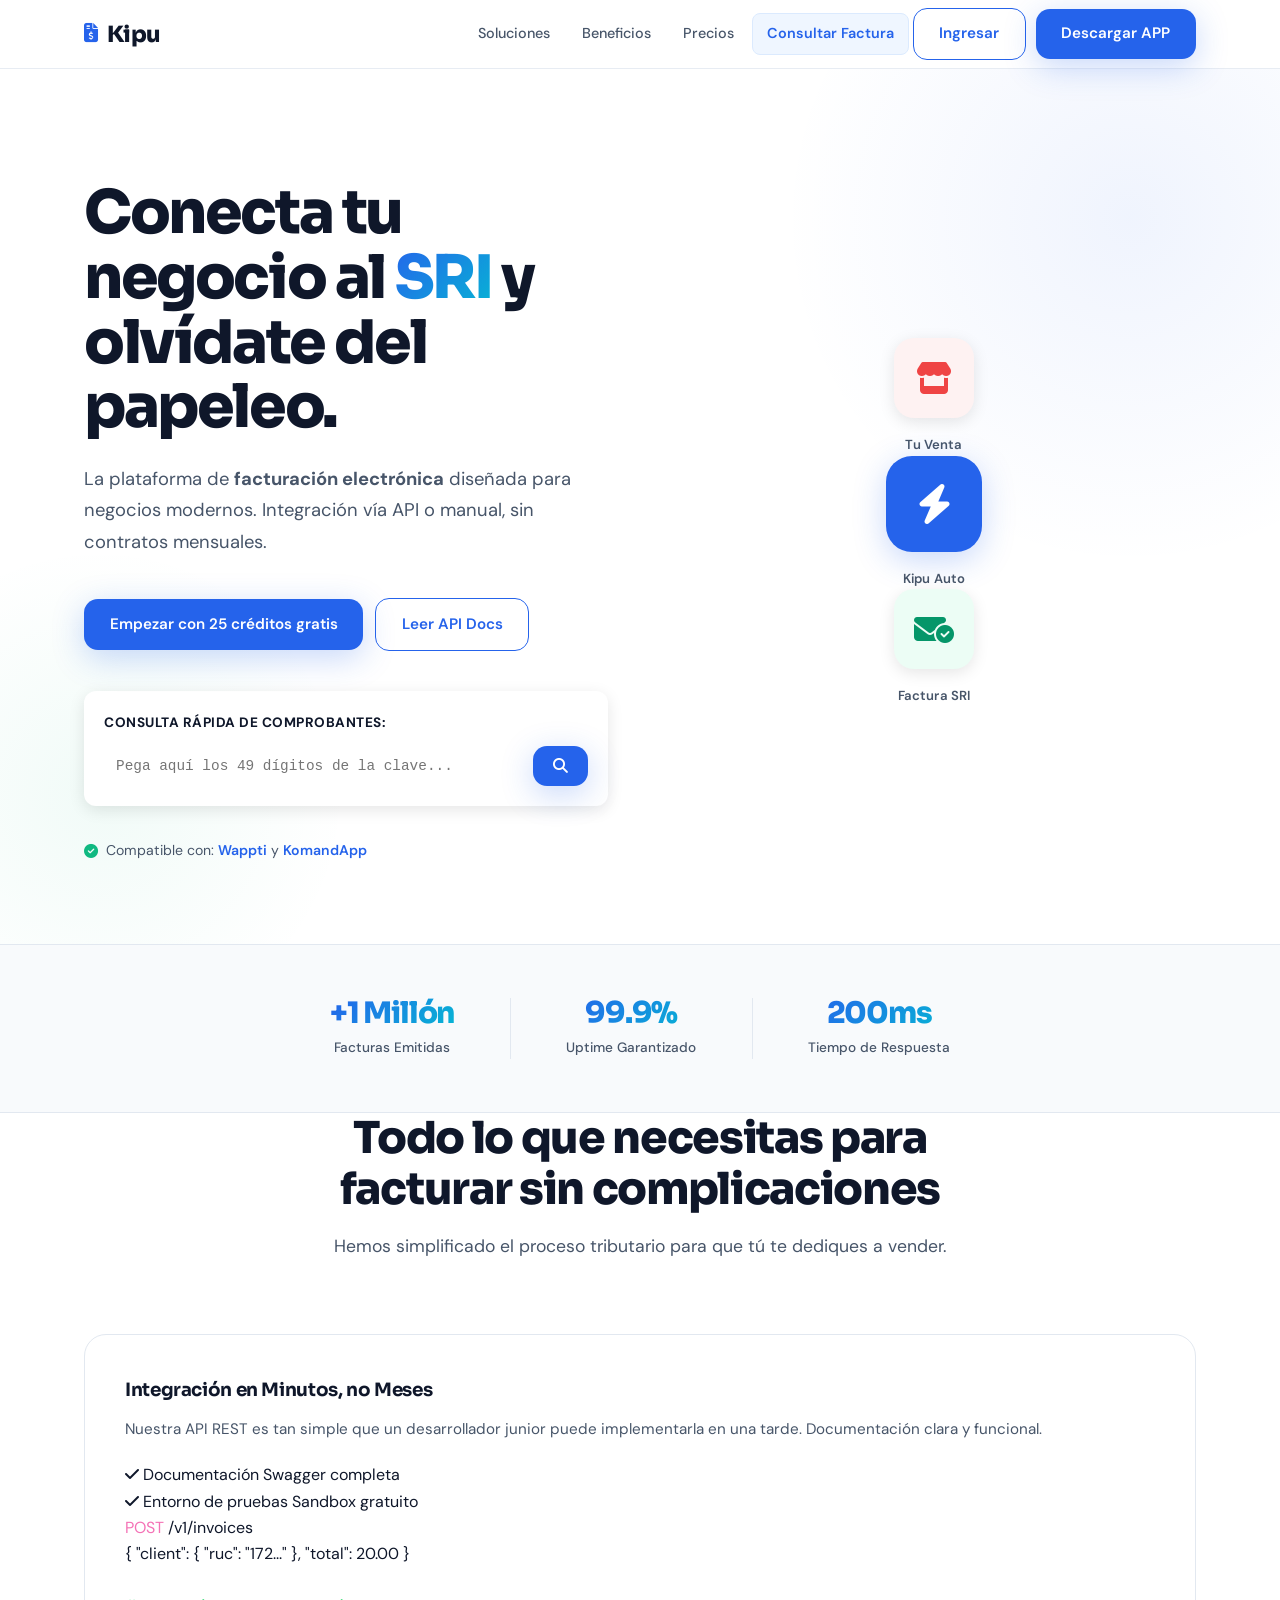
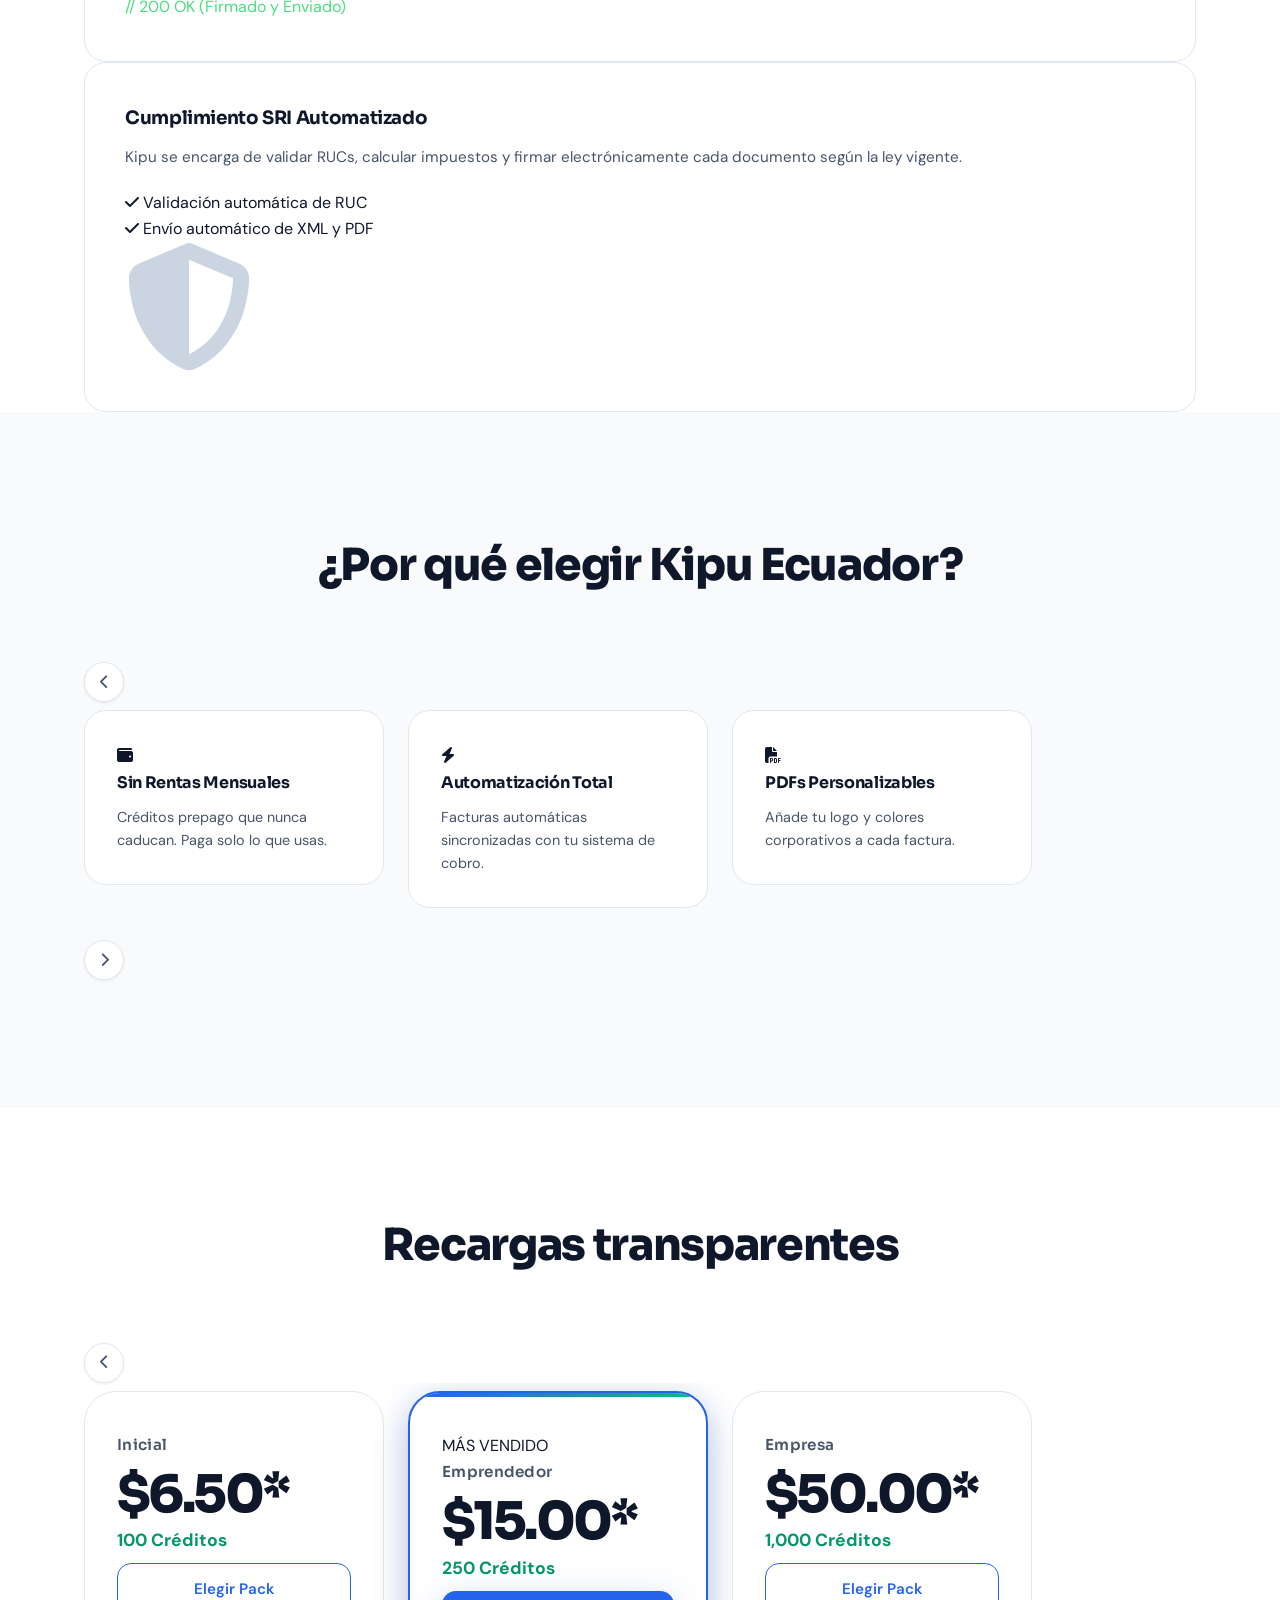
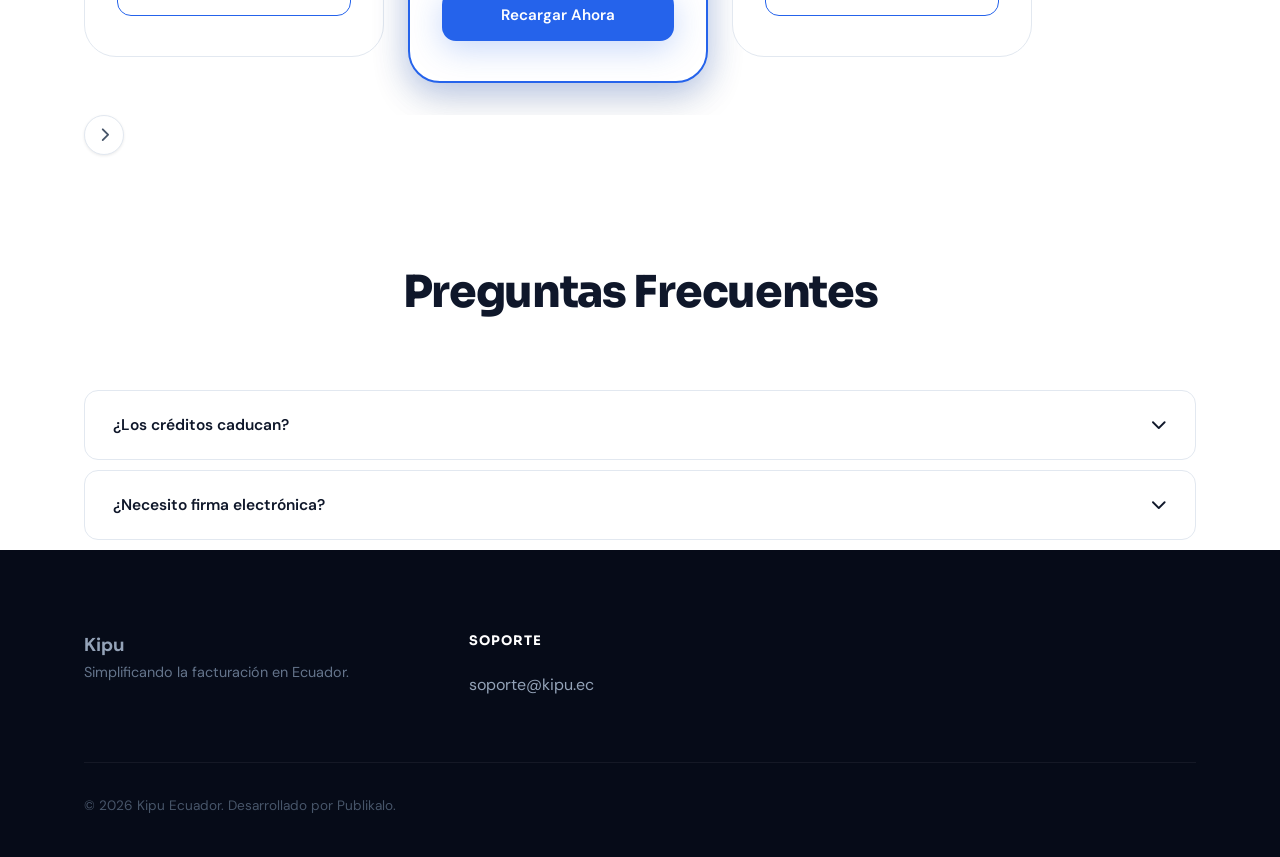
<file: index.html>
<!DOCTYPE html>
<html lang="es">
<head>
    <meta charset="UTF-8">
    <meta name="viewport" content="width=device-width, initial-scale=1.0">
    
    <title>Kipu | Facturación Electrónica en Ecuador - API y Facturador Web</title>
    <meta name="description" content="Kipu es el mejor facturador en Ecuador. API de facturación electrónica fácil, rápida y económica.">
    <meta name="keywords" content="facturacion electronica ecuador, api facturacion sri, facturador prepago">
    
    <link rel="icon" type="image/png" href="favicon.png">
    
    <link rel="preconnect" href="https://fonts.googleapis.com">
    <link rel="preconnect" href="https://fonts.gstatic.com" crossorigin>
    <link href="https://fonts.googleapis.com/css2?family=Inter:wght@300;400;500;600;700;800&display=swap" rel="stylesheet">
    <link rel="stylesheet" href="https://cdnjs.cloudflare.com/ajax/libs/font-awesome/6.4.0/css/all.min.css">

    <link rel="stylesheet" href="css/styles.css">
</head>
<body>

    <nav class="navbar">
        <div class="container nav-container">
            <a href="/" class="logo">
                <i class="fa-solid fa-file-invoice-dollar"></i>
                <span>Kipu</span>
            </a>
            
            <button class="mobile-menu-btn" aria-label="Menu">
                <i class="fa-solid fa-bars"></i>
            </button>

            <div class="nav-links" id="navMenu">
                <a href="#soluciones" class="nav-link">Soluciones</a>
                <a href="#beneficios" class="nav-link">Beneficios</a>
                <a href="#precios" class="nav-link">Precios</a>
                <a href="/consultar" class="nav-link highlight">Consultar Factura</a>
                
                <div class="nav-actions">
                    <a href="https://app.kipu.ec" class="btn btn-outline">Ingresar</a>
                    <a href="https://app.kipu.ec/signup" class="btn btn-primary">Descargar APP</a>
                </div>
            </div>
        </div>
    </nav>

    <section class="hero">
        <div class="container hero-grid">
            <div class="hero-content">
                <h1>Conecta tu negocio al <span class="text-gradient">SRI</span> y olvídate del papeleo.</h1>
                <p>La plataforma de <strong>facturación electrónica</strong> diseñada para negocios modernos. Integración vía API o manual, sin contratos mensuales.</p>
                
                <div class="hero-actions">
                    <a href="https://app.kipu.ec/signup" class="btn btn-primary btn-lg">Empezar con 25 créditos gratis</a>
                    <a href="/api-docs/" class="btn btn-outline">Leer API Docs</a>
                </div>

                <div class="hero-search-container" style="margin: 2rem 0; padding: 1.25rem; background: white; border-radius: 12px; border: 1px solid var(--border); box-shadow: var(--shadow-md);">
                    <p style="font-size: 0.85rem; font-weight: 700; color: var(--text-secondary); margin-bottom: 0.75rem; text-transform: uppercase; letter-spacing: 0.5px;">Consulta rápida de comprobantes:</p>
                    <div style="display: flex; gap: 8px;">
                        <input type="text" id="claveHome" maxlength="49" placeholder="Pega aquí los 49 dígitos de la clave..." 
                               style="flex: 1; padding: 12px; border: 1.5px solid var(--border); border-radius: 8px; font-family: monospace; outline: none; font-size: 0.9rem;">
                        <button onclick="irAConsultar()" class="btn btn-primary" style="padding: 0 20px;">
                            <i class="fa-solid fa-magnifying-glass"></i>
                        </button>
                    </div>
                </div>
                
                <div class="hero-tag">
                    <i class="fa-solid fa-circle-check"></i>
                    <span>Compatible con: <a href="https://wappti.app" target="_blank">Wappti</a> y <a href="https://komand.app" target="_blank">KomandApp</a></span>
                </div>
            </div>

            <div class="hero-visual">
                <div class="diagram-container">
                    <div class="connector-line"></div>
                    <div class="connector-dot"></div>
                    <div class="node node-app">
                        <div class="node-icon"><i class="fa-solid fa-store"></i></div>
                        <div class="node-label">Tu Venta</div>
                    </div>
                    <div class="node node-kipu">
                        <div class="node-icon"><i class="fa-solid fa-bolt"></i></div>
                        <div class="node-label">Kipu Auto</div>
                    </div>
                    <div class="node node-sri">
                        <div class="node-icon"><i class="fa-solid fa-envelope-circle-check"></i></div>
                        <div class="node-label">Factura SRI</div>
                    </div>
                </div>
            </div>
        </div>
    </section>

    <div class="stats-bar">
        <div class="container">
            <div class="stats-grid">
                <div class="stat-item">
                    <span class="stat-number text-gradient">+1 Millón</span>
                    <span class="stat-label">Facturas Emitidas</span>
                </div>
                <div class="stat-item">
                    <span class="stat-number text-gradient">99.9%</span>
                    <span class="stat-label">Uptime Garantizado</span>
                </div>
                <div class="stat-item">
                    <span class="stat-number text-gradient">200ms</span>
                    <span class="stat-label">Tiempo de Respuesta</span>
                </div>
            </div>
        </div>
    </div>

    <section id="soluciones" class="features-expanded">
        <div class="container">
            <div class="section-header">
                <h2>Todo lo que necesitas para facturar sin complicaciones</h2>
                <p>Hemos simplificado el proceso tributario para que tú te dediques a vender.</p>
            </div>

            <div class="feature-block">
                <div class="feature-text">
                    <h3>Integración en Minutos, no Meses</h3>
                    <p>Nuestra API REST es tan simple que un desarrollador junior puede implementarla en una tarde. Documentación clara y funcional.</p>
                    <ul class="feature-list-check">
                        <li><i class="fa-solid fa-check"></i> Documentación Swagger completa</li>
                        <li><i class="fa-solid fa-check"></i> Entorno de pruebas Sandbox gratuito</li>
                    </ul>
                </div>
                <div class="feature-visual">
                    <div class="code-mockup">
                        <span style="color:#f472b6">POST</span> /v1/invoices <br>
                        { "client": { "ruc": "172..." }, "total": 20.00 } <br><br>
                        <span style="color:#4ade80">// 200 OK (Firmado y Enviado)</span>
                    </div>
                </div>
            </div>

            <div class="feature-block reverse">
                <div class="feature-text">
                    <h3>Cumplimiento SRI Automatizado</h3>
                    <p>Kipu se encarga de validar RUCs, calcular impuestos y firmar electrónicamente cada documento según la ley vigente.</p>
                    <ul class="feature-list-check">
                        <li><i class="fa-solid fa-check"></i> Validación automática de RUC</li>
                        <li><i class="fa-solid fa-check"></i> Envío automático de XML y PDF</li>
                    </ul>
                </div>
                <div class="feature-visual">
                    <i class="fa-solid fa-shield-halved" style="font-size: 8rem; color: #cbd5e1;"></i>
                </div>
            </div>
        </div>
    </section>

    <section id="beneficios" class="benefits" style="background-color: #F8FAFC; padding: 8rem 0;">
        <div class="container">
            <div class="section-header">
                <h2>¿Por qué elegir Kipu Ecuador?</h2>
            </div>

            <div class="carousel-container">
                <button class="carousel-btn prev" data-target="benefitsScroll"><i class="fa-solid fa-chevron-left"></i></button>
                <div class="carousel-scroll-area" id="benefitsScroll">
                    <div class="carousel-item benefit-card">
                        <div class="icon-box icon-green"><i class="fa-solid fa-wallet"></i></div>
                        <h3>Sin Rentas Mensuales</h3>
                        <p>Créditos prepago que nunca caducan. Paga solo lo que usas.</p>
                    </div>
                    <div class="carousel-item benefit-card">
                        <div class="icon-box icon-blue"><i class="fa-solid fa-bolt"></i></div>
                        <h3>Automatización Total</h3>
                        <p>Facturas automáticas sincronizadas con tu sistema de cobro.</p>
                    </div>
                    <div class="carousel-item benefit-card">
                        <div class="icon-box icon-purple"><i class="fa-solid fa-file-pdf"></i></div>
                        <h3>PDFs Personalizables</h3>
                        <p>Añade tu logo y colores corporativos a cada factura.</p>
                    </div>
                </div>
                <button class="carousel-btn next" data-target="benefitsScroll"><i class="fa-solid fa-chevron-right"></i></button>
            </div>
        </div>
    </section>

    <section id="precios" class="pricing">
        <div class="container">
            <div class="section-header">
                <h2>Recargas transparentes</h2>
            </div>

            <div class="carousel-container">
                <button class="carousel-btn prev" data-target="pricingScroll"><i class="fa-solid fa-chevron-left"></i></button>
                <div class="carousel-scroll-area" id="pricingScroll">
                    <div class="carousel-item pricing-card">
                        <div class="plan-name">Inicial</div>
                        <div class="plan-price"><span>$</span>6.50*</div>
                        <div class="plan-credits">100 Créditos</div>
                        <a href="https://app.kipu.ec/signup" class="btn btn-outline" style="width: 100%">Elegir Pack</a>
                    </div>
                    <div class="carousel-item pricing-card featured">
                        <div class="popular-badge">MÁS VENDIDO</div>
                        <div class="plan-name">Emprendedor</div>
                        <div class="plan-price"><span>$</span>15.00*</div>
                        <div class="plan-credits">250 Créditos</div>
                        <a href="https://app.kipu.ec/signup" class="btn btn-primary" style="width: 100%">Recargar Ahora</a>
                    </div>
                    <div class="carousel-item pricing-card">
                        <div class="plan-name">Empresa</div>
                        <div class="plan-price"><span>$</span>50.00*</div>
                        <div class="plan-credits">1,000 Créditos</div>
                        <a href="https://app.kipu.ec/signup" class="btn btn-outline" style="width: 100%">Elegir Pack</a>
                    </div>
                </div>
                <button class="carousel-btn next" data-target="pricingScroll"><i class="fa-solid fa-chevron-right"></i></button>
            </div>
        </div>
    </section>

    <section id="faq" class="faq-section">
        <div class="container">
            <div class="section-header"><h2>Preguntas Frecuentes</h2></div>
            <div class="faq-container">
                <div class="faq-item">
                    <button class="faq-question">¿Los créditos caducan?<i class="fa-solid fa-chevron-down"></i></button>
                    <div class="faq-answer"><p>No. Tus créditos son para siempre hasta que los uses.</p></div>
                </div>
                <div class="faq-item">
                    <button class="faq-question">¿Necesito firma electrónica?<i class="fa-solid fa-chevron-down"></i></button>
                    <div class="faq-answer"><p>Sí, necesitas tu archivo .p12 para que Kipu pueda firmar por ti legalmente.</p></div>
                </div>
            </div>
        </div>
    </section>

    <footer class="footer">
        <div class="container">
            <div class="footer-grid">
                <div class="footer-brand">
                    <h3>Kipu</h3>
                    <p>Simplificando la facturación en Ecuador.</p>
                </div>
                <div class="footer-col">
                    <h4>Soporte</h4>
                    <ul><li>soporte@kipu.ec</li></ul>
                </div>
            </div>
            <div class="footer-bottom">
                <p>&copy; 2026 Kipu Ecuador. Desarrollado por Publikalo.</p>
            </div>
        </div>
    </footer>

    <script src="js/main.js"></script>
</body>
</html>
</file>
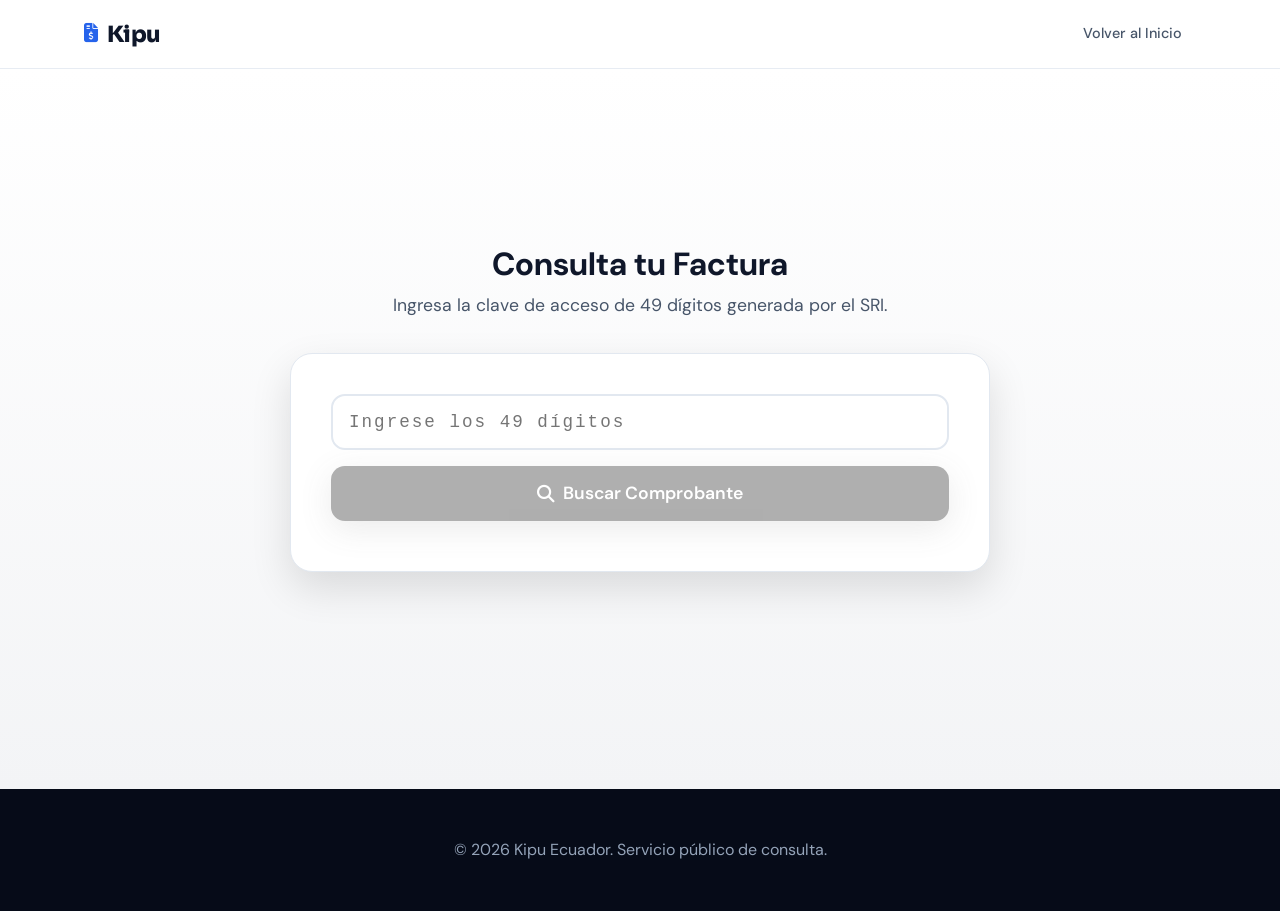
<file: consultar.html>
<!DOCTYPE html>
<html lang="es">
<head>
    <meta charset="UTF-8">
    <meta name="viewport" content="width=device-width, initial-scale=1.0">
    <link rel="icon" type="image/png" href="favicon.png">
    <title>Consultar Comprobante | Kipu Ecuador</title>
    
    <link rel="preconnect" href="https://fonts.googleapis.com">
    <link rel="preconnect" href="https://fonts.gstatic.com" crossorigin>
    <link href="https://fonts.googleapis.com/css2?family=Inter:wght@300;400;500;600;700;800&display=swap" rel="stylesheet">
    <link rel="stylesheet" href="https://cdnjs.cloudflare.com/ajax/libs/font-awesome/6.4.0/css/all.min.css">
    
    <link rel="stylesheet" href="css/styles.css">
    <!-- NOTA: todos los estilos de esta página ahora viven en styles.css -->
    <!-- bajo la sección "PÁGINA CONSULTA — FIXES RESPONSIVE" -->
</head>
<body>

    <nav class="navbar">
        <div class="container nav-container">
            <a href="/" class="logo">
                <i class="fa-solid fa-file-invoice-dollar"></i>
                <span>Kipu</span>
            </a>
            <div class="nav-links">
                <a href="/" class="nav-link">Volver al Inicio</a>
            </div>
        </div>
    </nav>

    <main class="search-page">
        <div class="container">
            <div class="search-container">
                <div class="section-header" style="margin-bottom: 2rem;">
                    <h1>Consulta tu Factura</h1>
                    <p>Ingresa la clave de acceso de 49 dígitos generada por el SRI.</p>
                </div>

                <div class="search-box">
                    <input
                        type="text"
                        id="claveInput"
                        class="clave-input"
                        maxlength="49"
                        placeholder="Ingrese los 49 dígitos"
                        inputmode="numeric"
                    >
                    
                    <button id="btnConsultar" class="btn btn-primary btn-inactive" style="width: 100%; height: 55px; font-size: 1.1rem; margin-bottom: 10px;" disabled>
                        <i class="fa-solid fa-magnifying-glass"></i> Buscar Comprobante
                    </button>
                
                    <button id="btnWhatsApp" class="btn btn-outline" style="width: 100%; height: 55px; font-size: 1.1rem; color: #25D366; border-color: #25D366; display: none;">
                        <i class="fa-brands fa-whatsapp"></i> Enviar a WhatsApp
                    </button>
                
                    </div>
                
                    <div id="turnstile-container" style="margin: 1.5rem 0; display: flex; justify-content: center;">
                        <div class="cf-turnstile" data-sitekey="0x4AAAAAACtVpZB4n7hO4IQd"></div>
                    </div>
                    <div id="loader" class="loader"></div>

                    <div id="resultadoArea">
                        <hr style="margin: 2rem 0; border: 0; border-top: 1px solid var(--gray-200);">
                        
                        <div id="statusBadge" class="status-badge"></div>
                        <h3 id="emisorNombre" style="margin-bottom: 0.5rem;"></h3>
                        <p id="infoFactura" style="color: var(--gray-600); margin-bottom: 1.5rem;"></p>
                        
                        <div id="mensajeUsuario" style="margin-bottom: 1.5rem; padding: 1rem; border-radius: 8px; font-size: 0.95rem;"></div>

                        <div id="descargasArea">
                            <a id="linkPdf" href="#" target="_blank" class="btn btn-outline" style="color: #ef4444; border-color: #ef4444;">
                                <i class="fa-solid fa-file-pdf"></i> PDF
                            </a>
                            <a id="linkXml" href="#" target="_blank" class="btn btn-outline">
                                <i class="fa-solid fa-file-code"></i> XML
                            </a>
                        </div>
                    </div>
                </div>
            </div>
        </div>
    </main>

    <footer class="footer" style="padding: 3rem 0;">
        <div class="container" style="text-align: center;">
            <p>&copy; 2026 Kipu Ecuador. Servicio público de consulta.</p>
        </div>
    </footer>

    <script src="https://challenges.cloudflare.com/turnstile/v0/api.js" async defer></script>
    <script src="js/consulta.js"></script>
</body>
</html>
</file>
<file: css/styles.css>
/* ============================================================
   KIPU — REDESIGN CSS
   Aesthetic: Refined Fintech / Clean Authority
   Font: Sora (display) + DM Sans (body)
   ============================================================ */

@import url('https://fonts.googleapis.com/css2?family=Sora:wght@400;600;700;800&family=DM+Sans:wght@400;500;600&display=swap');

/* --- VARIABLES --- */
:root {
    --blue-600: #2563EB;
    --blue-700: #1D4ED8;
    --blue-800: #1e40af;
    --blue-50:  #EFF6FF;
    --blue-100: #DBEAFE;

    --green-500: #10B981;
    --green-600: #059669;
    --green-50:  #ECFDF5;

    --gray-950: #060B18;
    --gray-900: #0f172a;
    --gray-800: #1e293b;
    --gray-600: #475569;
    --gray-400: #94a3b8;
    --gray-200: #e2e8f0;
    --gray-100: #f1f5f9;
    --gray-50:  #f8fafc;
    --white:    #ffffff;

    --radius-sm: 8px;
    --radius-md: 14px;
    --radius-lg: 22px;
    --radius-xl: 32px;

    --shadow-sm:  0 1px 3px rgb(0 0 0 / .08);
    --shadow-md:  0 4px 16px rgb(0 0 0 / .10);
    --shadow-lg:  0 16px 40px rgb(0 0 0 / .12);
    --shadow-blue: 0 8px 32px rgb(37 99 235 / .25);
    --shadow-glow: 0 0 40px rgb(37 99 235 / .15);

    --container: 1160px;
    --transition: all 0.25s cubic-bezier(0.4, 0, 0.2, 1);
}

/* --- RESET & BASE --- */
*, *::before, *::after { margin: 0; padding: 0; box-sizing: border-box; }

html { scroll-behavior: smooth; -webkit-font-smoothing: antialiased; }

body {
    font-family: 'DM Sans', sans-serif;
    background-color: var(--white);
    color: var(--gray-900);
    line-height: 1.65;
    overflow-x: hidden;
}

a { text-decoration: none; color: inherit; transition: var(--transition); }
ul { list-style: none; }
img { max-width: 100%; display: block; }

/* --- UTILITIES --- */
.container {
    max-width: var(--container);
    margin: 0 auto;
    padding: 0 24px;
}

/* Buttons */
.btn {
    display: inline-flex;
    align-items: center;
    justify-content: center;
    gap: 8px;
    padding: 0.8rem 1.6rem;
    font-family: 'DM Sans', sans-serif;
    font-weight: 600;
    font-size: 0.95rem;
    border-radius: var(--radius-md);
    cursor: pointer;
    border: none;
    transition: var(--transition);
    white-space: nowrap;
    position: relative;
    overflow: hidden;
}

.btn::after {
    content: '';
    position: absolute;
    inset: 0;
    background: white;
    opacity: 0;
    transition: opacity 0.2s;
}
.btn:hover::after { opacity: 0.08; }
.btn:active { transform: scale(0.98); }
.btn-inactive { opacity: 0.5; cursor: not-allowed; filter: grayscale(1); }
.btn-primary {
    background: var(--blue-600);
    color: var(--white);
    box-shadow: var(--shadow-blue);
}
.btn-primary:hover {
    background: var(--blue-700);
    box-shadow: 0 12px 40px rgb(37 99 235 / .35);
    transform: translateY(-2px);
}

.btn-outline {
    background: transparent;
    color: var(--blue-600);
    border: 1.5px solid var(--blue-600);
}
.btn-outline:hover {
    background: var(--blue-50);
    transform: translateY(-2px);
}

.btn-ghost {
    background: rgba(255,255,255,0.1);
    color: white;
    border: 1.5px solid rgba(255,255,255,0.2);
    backdrop-filter: blur(8px);
}
.btn-ghost:hover {
    background: rgba(255,255,255,0.18);
    border-color: rgba(255,255,255,0.4);
}

/* Text utilities */
.text-gradient {
    background: linear-gradient(135deg, var(--blue-600) 0%, #06b6d4 100%);
    -webkit-background-clip: text;
    -webkit-text-fill-color: transparent;
    background-clip: text;
}

.text-gradient-green {
    background: linear-gradient(135deg, var(--blue-600) 0%, var(--green-500) 100%);
    -webkit-background-clip: text;
    -webkit-text-fill-color: transparent;
    background-clip: text;
}

/* Section header */
.section-header {
    text-align: center;
    margin-bottom: 4.5rem;
    max-width: 680px;
    margin-left: auto;
    margin-right: auto;
}

.section-tag {
    display: inline-flex;
    align-items: center;
    gap: 6px;
    font-size: 0.8rem;
    font-weight: 600;
    letter-spacing: 0.08em;
    text-transform: uppercase;
    color: var(--blue-600);
    background: var(--blue-50);
    border: 1px solid var(--blue-100);
    padding: 5px 14px;
    border-radius: 50px;
    margin-bottom: 1.25rem;
}

.section-header h2 {
    font-family: 'Sora', sans-serif;
    font-size: clamp(1.9rem, 3.5vw, 2.75rem);
    font-weight: 800;
    line-height: 1.15;
    letter-spacing: -0.03em;
    margin-bottom: 1.1rem;
    color: var(--gray-900);
}

.section-header p {
    color: var(--gray-600);
    font-size: 1.1rem;
    line-height: 1.7;
}

/* ============================================================
   NAVBAR
   ============================================================ */
.navbar {
    position: sticky;
    top: 0;
    z-index: 1000;
    background: rgba(255, 255, 255, 0.88);
    backdrop-filter: blur(20px);
    -webkit-backdrop-filter: blur(20px);
    border-bottom: 1px solid rgba(226, 232, 240, 0.8);
    padding: 0;
    transition: var(--transition);
}

.navbar.scrolled {
    box-shadow: 0 4px 24px rgb(0 0 0 / .06);
}

.nav-container {
    display: flex;
    justify-content: space-between;
    align-items: center;
    height: 68px;
}

.logo {
    font-family: 'Sora', sans-serif;
    font-size: 1.4rem;
    font-weight: 800;
    color: var(--blue-600);
    display: flex;
    align-items: center;
    gap: 9px;
    letter-spacing: -0.02em;
}
.logo span { color: var(--gray-900); }
.logo i { font-size: 1.2rem; }

.nav-links {
    display: flex;
    gap: 0.25rem;
    align-items: center;
}

.nav-link {
    font-size: 0.9rem;
    font-weight: 500;
    color: var(--gray-600);
    padding: 8px 14px;
    border-radius: var(--radius-sm);
    transition: var(--transition);
}
.nav-link:hover {
    color: var(--blue-600);
    background: var(--blue-50);
}

.nav-link.highlight {
    color: var(--blue-600);
    font-weight: 600;
    background: var(--blue-50);
    border: 1px solid var(--blue-100);
}

.nav-actions {
    display: flex;
    gap: 10px;
    align-items: center;
}

.mobile-menu-btn {
    display: none;
    font-size: 1.4rem;
    color: var(--gray-900);
    background: none;
    border: none;
    cursor: pointer;
    padding: 6px;
    border-radius: var(--radius-sm);
    transition: var(--transition);
}
.mobile-menu-btn:hover { background: var(--gray-100); }

/* ============================================================
   HERO
   ============================================================ */
.hero {
    padding: 7rem 0 5rem;
    background: var(--white);
    position: relative;
    overflow: hidden;
}

/* Subtle background mesh */
.hero::before {
    content: '';
    position: absolute;
    top: -200px;
    right: -200px;
    width: 700px;
    height: 700px;
    background: radial-gradient(circle, rgba(37, 99, 235, 0.07) 0%, transparent 70%);
    pointer-events: none;
}
.hero::after {
    content: '';
    position: absolute;
    bottom: -100px;
    left: -150px;
    width: 500px;
    height: 500px;
    background: radial-gradient(circle, rgba(16, 185, 129, 0.06) 0%, transparent 70%);
    pointer-events: none;
}

.hero-grid {
    display: grid;
    grid-template-columns: 1fr 1fr;
    gap: 4rem;
    align-items: center;
    position: relative;
    z-index: 1;
}

/* Hero content */
.hero-eyebrow {
    display: inline-flex;
    align-items: center;
    gap: 8px;
    font-size: 0.82rem;
    font-weight: 600;
    letter-spacing: 0.07em;
    text-transform: uppercase;
    color: var(--green-600);
    background: var(--green-50);
    border: 1px solid rgba(16, 185, 129, 0.2);
    padding: 5px 14px;
    border-radius: 50px;
    margin-bottom: 1.5rem;
    width: fit-content;
}
.hero-eyebrow i { font-size: 0.75rem; }

.hero-content h1 {
    font-family: 'Sora', sans-serif;
    font-size: clamp(2.6rem, 5vw, 3.75rem);
    line-height: 1.08;
    font-weight: 800;
    margin-bottom: 1.5rem;
    color: var(--gray-900);
    letter-spacing: -0.04em;
}

.hero-content p {
    font-size: 1.15rem;
    color: var(--gray-600);
    margin-bottom: 2.5rem;
    max-width: 500px;
    line-height: 1.7;
}

.hero-actions {
    display: flex;
    gap: 12px;
    flex-wrap: wrap;
    align-items: center;
    margin-bottom: 2.5rem;
}

/* Quick lookup input in hero */
.hero-lookup {
    background: var(--gray-50);
    border: 1px solid var(--gray-200);
    border-radius: var(--radius-md);
    padding: 1.25rem 1.5rem;
    margin-bottom: 1.75rem;
    max-width: 480px;
}

.hero-lookup label {
    display: block;
    font-size: 0.72rem;
    font-weight: 700;
    letter-spacing: 0.1em;
    text-transform: uppercase;
    color: var(--gray-600);
    margin-bottom: 0.6rem;
}

.lookup-input-row {
    display: flex;
    gap: 8px;
}

.lookup-input-row input {
    flex: 1;
    padding: 0.65rem 1rem;
    border: 1.5px solid var(--gray-200);
    border-radius: var(--radius-sm);
    font-family: 'DM Sans', sans-serif;
    font-size: 0.9rem;
    color: var(--gray-900);
    background: var(--white);
    transition: var(--transition);
    outline: none;
}
.lookup-input-row input:focus {
    border-color: var(--blue-600);
    box-shadow: 0 0 0 3px rgba(37, 99, 235, 0.1);
}
.lookup-input-row input::placeholder { color: var(--gray-400); }

.lookup-input-row button {
    padding: 0.65rem 1rem;
    background: var(--blue-600);
    color: white;
    border: none;
    border-radius: var(--radius-sm);
    cursor: pointer;
    font-size: 1rem;
    transition: var(--transition);
    display: flex;
    align-items: center;
}
.lookup-input-row button:hover { background: var(--blue-700); }

.hero-tag {
    font-size: 0.88rem;
    color: var(--gray-600);
    display: inline-flex;
    align-items: center;
    gap: 8px;
    width: fit-content;
}
.hero-tag i { color: var(--green-500); }
.hero-tag a { color: var(--blue-600); font-weight: 600; }
.hero-tag a:hover { text-decoration: underline; }

/* ============================================================
   HERO VISUAL — DIAGRAM
   ============================================================ */
.hero-visual {
    position: relative;
    display: flex;
    align-items: center;
    justify-content: center;
}

.diagram-card {
    width: 100%;
    background: var(--white);
    border-radius: var(--radius-xl);
    border: 1px solid var(--gray-200);
    box-shadow: var(--shadow-lg), var(--shadow-glow);
    padding: 2.5rem 2rem;
    position: relative;
    overflow: hidden;
}

/* Subtle inner grid texture */
.diagram-card::before {
    content: '';
    position: absolute;
    inset: 0;
    background-image:
        linear-gradient(rgba(226,232,240,.5) 1px, transparent 1px),
        linear-gradient(90deg, rgba(226,232,240,.5) 1px, transparent 1px);
    background-size: 32px 32px;
    opacity: 0.4;
    pointer-events: none;
}

.diagram-title {
    font-size: 0.72rem;
    font-weight: 700;
    letter-spacing: 0.1em;
    text-transform: uppercase;
    color: var(--gray-400);
    text-align: center;
    margin-bottom: 2rem;
    position: relative;
}

.diagram-nodes {
    display: flex;
    justify-content: space-between;
    align-items: center;
    gap: 1rem;
    position: relative;
    padding: 0 0.5rem;
}

/* Flow line */
.diagram-flow-track {
    position: absolute;
    top: 50%;
    left: 12%;
    right: 12%;
    height: 2px;
    background: linear-gradient(90deg, var(--gray-200) 0%, var(--blue-100) 50%, var(--gray-200) 100%);
    transform: translateY(-50%);
    border-radius: 2px;
}

.flow-dot {
    position: absolute;
    top: 50%;
    left: 12%;
    width: 10px;
    height: 10px;
    background: var(--green-500);
    border-radius: 50%;
    transform: translateY(-50%);
    box-shadow: 0 0 12px var(--green-500), 0 0 24px rgba(16,185,129,.4);
    animation: flowPulse 2.8s infinite ease-in-out;
}

@keyframes flowPulse {
    0%   { left: 12%; opacity: 0; transform: translateY(-50%) scale(0.6); }
    8%   { opacity: 1; transform: translateY(-50%) scale(1); }
    92%  { opacity: 1; transform: translateY(-50%) scale(1); }
    100% { left: 88%; opacity: 0; transform: translateY(-50%) scale(0.6); }
}

/* Nodes */
.node {
    display: flex;
    flex-direction: column;
    align-items: center;
    gap: 1rem;
    position: relative;
    z-index: 2;
}

.node-icon {
    width: 80px;
    height: 80px;
    border-radius: 20px;
    display: flex;
    align-items: center;
    justify-content: center;
    font-size: 2rem;
    transition: var(--transition);
    box-shadow: var(--shadow-md);
}
.node:hover .node-icon {
    transform: translateY(-4px);
    box-shadow: var(--shadow-lg);
}

.node-app .node-icon  { background: #fef2f2; color: #ef4444; }
.node-kipu .node-icon {
    background: var(--blue-600);
    color: white;
    width: 96px;
    height: 96px;
    border-radius: 26px;
    font-size: 2.5rem;
    box-shadow: var(--shadow-blue);
    animation: kipuPulse 3s ease-in-out infinite;
}
.node-sri .node-icon  { background: var(--green-50); color: var(--green-600); }

@keyframes kipuPulse {
    0%, 100% { box-shadow: var(--shadow-blue); }
    50%       { box-shadow: 0 8px 40px rgba(37,99,235,.45); }
}

.node-label {
    font-size: 0.82rem;
    font-weight: 600;
    color: var(--gray-600);
    letter-spacing: 0.01em;
}

/* Status badge below diagram */
.diagram-status {
    display: flex;
    justify-content: center;
    gap: 1.5rem;
    margin-top: 2rem;
    flex-wrap: wrap;
}

.status-pill {
    display: flex;
    align-items: center;
    gap: 6px;
    font-size: 0.78rem;
    font-weight: 600;
    color: var(--gray-600);
    background: var(--gray-50);
    border: 1px solid var(--gray-200);
    padding: 5px 12px;
    border-radius: 50px;
}
.status-dot {
    width: 7px;
    height: 7px;
    border-radius: 50%;
    background: var(--green-500);
    box-shadow: 0 0 6px var(--green-500);
    animation: blink 2s ease-in-out infinite;
}
@keyframes blink {
    0%, 100% { opacity: 1; }
    50%       { opacity: 0.4; }
}

/* ============================================================
   STATS BAR
   ============================================================ */
.stats-bar {
    background: var(--gray-50);
    border-top: 1px solid var(--gray-200);
    border-bottom: 1px solid var(--gray-200);
    padding: 2.5rem 0;
}

.stats-grid {
    display: flex;
    justify-content: center;
    gap: 0;
    flex-wrap: wrap;
}

.stat-item {
    text-align: center;
    padding: 0.75rem 3.5rem;
    position: relative;
}

.stat-item + .stat-item::before {
    content: '';
    position: absolute;
    left: 0;
    top: 15%;
    height: 70%;
    width: 1px;
    background: var(--gray-200);
}

.stat-number {
    display: block;
    font-family: 'Sora', sans-serif;
    font-size: 1.85rem;
    font-weight: 800;
    letter-spacing: -0.04em;
    line-height: 1.1;
    margin-bottom: 4px;
}

.stat-label {
    font-size: 0.85rem;
    color: var(--gray-600);
    font-weight: 500;
}

/* ============================================================
   FEATURES SECTION
   ============================================================ */
.features {
    padding: 7rem 0;
    background: var(--white);
}

.features-grid {
    display: grid;
    grid-template-columns: 1fr 1fr;
    gap: 3rem;
    align-items: start;
}

.feature-block {
    padding: 2.5rem;
    border-radius: var(--radius-lg);
    border: 1px solid var(--gray-200);
    background: var(--white);
    transition: var(--transition);
    position: relative;
    overflow: hidden;
}

.feature-block::before {
    content: '';
    position: absolute;
    top: 0; left: 0; right: 0;
    height: 3px;
    background: linear-gradient(90deg, var(--blue-600), var(--green-500));
    opacity: 0;
    transition: var(--transition);
}

.feature-block:hover {
    box-shadow: var(--shadow-lg);
    transform: translateY(-4px);
    border-color: var(--blue-100);
}
.feature-block:hover::before { opacity: 1; }

.feature-icon {
    width: 52px;
    height: 52px;
    border-radius: 14px;
    display: flex;
    align-items: center;
    justify-content: center;
    font-size: 1.4rem;
    margin-bottom: 1.25rem;
}

.feature-block h3 {
    font-family: 'Sora', sans-serif;
    font-size: 1.15rem;
    font-weight: 700;
    margin-bottom: 0.75rem;
    color: var(--gray-900);
    letter-spacing: -0.02em;
}

.feature-block p {
    color: var(--gray-600);
    font-size: 0.95rem;
    line-height: 1.65;
    margin-bottom: 1.25rem;
}

.feature-check-list {
    display: flex;
    flex-direction: column;
    gap: 7px;
}

.feature-check-list li {
    font-size: 0.88rem;
    color: var(--gray-600);
    display: flex;
    align-items: center;
    gap: 8px;
}
.feature-check-list li i {
    color: var(--green-500);
    font-size: 0.8rem;
    flex-shrink: 0;
}

.feature-code {
    margin-top: 1.25rem;
    background: var(--gray-900);
    border-radius: var(--radius-sm);
    padding: 1rem 1.25rem;
    font-family: 'Fira Code', 'Courier New', monospace;
    font-size: 0.8rem;
    line-height: 1.7;
    color: #e2e8f0;
    overflow-x: auto;
}
.code-green  { color: #86efac; }
.code-blue   { color: #93c5fd; }
.code-yellow { color: #fde68a; }
.code-gray   { color: #64748b; }

.feature-code-result {
    display: flex;
    align-items: center;
    gap: 8px;
    margin-top: 8px;
    font-size: 0.78rem;
    color: var(--green-500);
    font-weight: 600;
    padding-left: 2px;
}

/* ============================================================
   WHY KIPU — CAROUSEL
   ============================================================ */
.why-kipu {
    padding: 7rem 0;
    background: var(--gray-50);
    overflow: hidden;
}

.carousel-container { position: relative; }

.carousel-scroll-area {
    display: flex;
    overflow-x: auto;
    gap: 1.5rem;
    padding: 0.5rem 0 2rem;
    scroll-snap-type: x mandatory;
    scrollbar-width: none;
    -ms-overflow-style: none;
    cursor: grab;
}
.carousel-scroll-area:active { cursor: grabbing; }
.carousel-scroll-area::-webkit-scrollbar { display: none; }

.carousel-item {
    min-width: 300px;
    max-width: 300px;
    flex: 0 0 auto;
    scroll-snap-align: start;
}

.benefit-card {
    background: var(--white);
    border-radius: var(--radius-lg);
    padding: 2rem;
    border: 1px solid var(--gray-200);
    height: 100%;
    transition: var(--transition);
}
.benefit-card:hover {
    box-shadow: var(--shadow-lg);
    transform: translateY(-3px);
    border-color: var(--blue-100);
}

.benefit-icon {
    width: 48px;
    height: 48px;
    border-radius: 13px;
    display: flex;
    align-items: center;
    justify-content: center;
    font-size: 1.3rem;
    margin-bottom: 1.25rem;
}

.benefit-card h3 {
    font-family: 'Sora', sans-serif;
    font-size: 1rem;
    font-weight: 700;
    margin-bottom: 0.6rem;
    letter-spacing: -0.02em;
}

.benefit-card p {
    font-size: 0.9rem;
    color: var(--gray-600);
    line-height: 1.6;
}

/* Carousel arrows */
.carousel-controls {
    display: flex;
    gap: 10px;
    justify-content: center;
    margin-top: 1rem;
}

.carousel-btn {
    width: 40px;
    height: 40px;
    border-radius: 50%;
    border: 1.5px solid var(--gray-200);
    background: var(--white);
    cursor: pointer;
    display: flex;
    align-items: center;
    justify-content: center;
    font-size: 0.9rem;
    color: var(--gray-600);
    transition: var(--transition);
    box-shadow: var(--shadow-sm);
}
.carousel-btn:hover {
    border-color: var(--blue-600);
    color: var(--blue-600);
    box-shadow: var(--shadow-md);
}

/* ============================================================
   PRICING
   ============================================================ */
.pricing {
    padding: 7rem 0;
    background: var(--white);
}

.pricing-carousel { position: relative; }

.pricing-scroll-area {
    display: flex;
    overflow-x: auto;
    gap: 1.5rem;
    padding: 0.5rem 0 2rem;
    scroll-snap-type: x mandatory;
    scrollbar-width: none;
    -ms-overflow-style: none;
    justify-content: center;
}
.pricing-scroll-area::-webkit-scrollbar { display: none; }

.pricing-item {
    min-width: 300px;
    max-width: 340px;
    flex: 0 0 auto;
    scroll-snap-align: center;
}

.pricing-card {
    background: var(--white);
    border-radius: var(--radius-xl);
    padding: 2.5rem 2rem;
    border: 1px solid var(--gray-200);
    display: flex;
    flex-direction: column;
    height: 100%;
    transition: var(--transition);
    position: relative;
    overflow: hidden;
}

.pricing-card:hover {
    box-shadow: var(--shadow-lg);
    transform: translateY(-4px);
}

.pricing-card.featured {
    border: 2px solid var(--blue-600);
    box-shadow: var(--shadow-blue), var(--shadow-lg);
}

.pricing-card.featured::before {
    content: '';
    position: absolute;
    top: 0; left: 0; right: 0;
    height: 4px;
    background: linear-gradient(90deg, var(--blue-600), var(--green-500));
}

.plan-badge {
    display: inline-flex;
    align-items: center;
    gap: 5px;
    font-size: 0.72rem;
    font-weight: 700;
    letter-spacing: 0.08em;
    text-transform: uppercase;
    padding: 4px 10px;
    border-radius: 50px;
    margin-bottom: 1.5rem;
    width: fit-content;
}

.plan-badge.popular {
    background: var(--blue-600);
    color: white;
}

.plan-name {
    font-family: 'Sora', sans-serif;
    font-size: 0.95rem;
    font-weight: 600;
    color: var(--gray-600);
    margin-bottom: 0.75rem;
    letter-spacing: 0.02em;
}

.plan-price {
    font-family: 'Sora', sans-serif;
    font-size: 3.25rem;
    font-weight: 800;
    letter-spacing: -0.05em;
    line-height: 1;
    color: var(--gray-900);
    margin-bottom: 0.35rem;
}
.plan-price sup {
    font-size: 1.2rem;
    vertical-align: super;
    font-weight: 600;
    letter-spacing: 0;
}

.plan-credits {
    font-size: 1.1rem;
    font-weight: 700;
    color: var(--green-600);
    margin-bottom: 0.5rem;
}

.plan-per {
    font-size: 0.85rem;
    color: var(--gray-400);
    margin-bottom: 2rem;
}

.plan-divider {
    height: 1px;
    background: var(--gray-100);
    margin: 1.5rem 0;
}

.plan-feature-list {
    display: flex;
    flex-direction: column;
    gap: 10px;
    margin-bottom: 2rem;
    flex: 1;
}

.plan-feature-list li {
    font-size: 0.9rem;
    color: var(--gray-600);
    display: flex;
    align-items: center;
    gap: 9px;
}
.plan-feature-list li i {
    color: var(--green-500);
    font-size: 0.82rem;
    flex-shrink: 0;
}

/* ============================================================
   FAQ
   ============================================================ */
.faq {
    padding: 7rem 0;
    background: var(--gray-50);
}

.faq-list {
    max-width: 720px;
    margin: 0 auto;
}

.faq-item {
    background: var(--white);
    margin-bottom: 10px;
    border-radius: var(--radius-md);
    border: 1px solid var(--gray-200);
    overflow: hidden;
    transition: var(--transition);
}
.faq-item:hover { border-color: var(--blue-100); }
.faq-item.active {
    border-color: var(--blue-200);
    box-shadow: var(--shadow-sm);
}

.faq-question {
    padding: 1.5rem 1.75rem;
    width: 100%;
    display: flex;
    justify-content: space-between;
    align-items: center;
    font-family: 'DM Sans', sans-serif;
    font-weight: 600;
    font-size: 0.97rem;
    cursor: pointer;
    border: none;
    background: none;
    text-align: left;
    color: var(--gray-900);
    transition: var(--transition);
    gap: 1rem;
}
.faq-question:hover { color: var(--blue-600); }

.faq-icon {
    width: 28px;
    height: 28px;
    border-radius: 50%;
    background: var(--gray-100);
    display: flex;
    align-items: center;
    justify-content: center;
    font-size: 0.8rem;
    flex-shrink: 0;
    transition: var(--transition);
    color: var(--gray-600);
}
.faq-item.active .faq-icon {
    background: var(--blue-600);
    color: white;
    transform: rotate(45deg);
}

.faq-answer {
    max-height: 0;
    overflow: hidden;
    transition: max-height 0.35s cubic-bezier(0.4, 0, 0.2, 1), padding 0.3s ease;
    padding: 0 1.75rem;
    color: var(--gray-600);
    font-size: 0.95rem;
    line-height: 1.7;
}
.faq-item.active .faq-answer {
    max-height: 300px;
    padding-bottom: 1.5rem;
}

/* ============================================================
   FOOTER
   ============================================================ */
.footer {
    background: var(--gray-950);
    color: #94a3b8;
    padding: 5rem 0 2.5rem;
}

.footer-grid {
    display: grid;
    grid-template-columns: 1.6fr 1fr 1fr 1fr;
    gap: 3rem;
    padding-bottom: 4rem;
    border-bottom: 1px solid rgba(255,255,255,0.06);
}

.footer-brand .logo { color: var(--blue-600); margin-bottom: 1rem; }
.footer-brand .logo span { color: var(--white); }
.footer-brand p {
    font-size: 0.9rem;
    line-height: 1.65;
    max-width: 280px;
    color: #64748b;
}

.footer-col h4 {
    font-family: 'Sora', sans-serif;
    font-size: 0.82rem;
    font-weight: 700;
    letter-spacing: 0.08em;
    text-transform: uppercase;
    color: var(--white);
    margin-bottom: 1.25rem;
}

.footer-col ul {
    display: flex;
    flex-direction: column;
    gap: 10px;
}

.footer-col ul li a {
    font-size: 0.9rem;
    color: #64748b;
    transition: var(--transition);
}
.footer-col ul li a:hover { color: var(--white); }

.footer-bottom {
    padding-top: 2rem;
    display: flex;
    justify-content: space-between;
    align-items: center;
    flex-wrap: wrap;
    gap: 1rem;
}

.footer-bottom p {
    font-size: 0.85rem;
    color: #475569;
}

/* ============================================================
   ANIMATIONS — Page load reveal
   ============================================================ */
@keyframes fadeUp {
    from { opacity: 0; transform: translateY(20px); }
    to   { opacity: 1; transform: translateY(0); }
}

.hero-eyebrow  { animation: fadeUp 0.5s ease both; animation-delay: 0.05s; }
.hero-content h1 { animation: fadeUp 0.6s ease both; animation-delay: 0.12s; }
.hero-content p  { animation: fadeUp 0.6s ease both; animation-delay: 0.2s; }
.hero-actions    { animation: fadeUp 0.6s ease both; animation-delay: 0.28s; }
.hero-lookup     { animation: fadeUp 0.6s ease both; animation-delay: 0.36s; }
.hero-tag        { animation: fadeUp 0.6s ease both; animation-delay: 0.44s; }
.diagram-card    { animation: fadeUp 0.7s ease both; animation-delay: 0.3s; }

/* ============================================================
   RESPONSIVE
   ============================================================ */

/* Tablet */
@media (max-width: 1024px) {
    .features-grid {
        grid-template-columns: 1fr;
        max-width: 600px;
        margin: 0 auto;
    }

    .footer-grid {
        grid-template-columns: 1fr 1fr;
        gap: 2.5rem;
    }
}

/* Mobile */
@media (max-width: 768px) {
    /* Nav */
    .nav-links { display: none; }
    .nav-actions .btn { display: none; }
    .nav-actions .btn:last-child { display: inline-flex; }
    .mobile-menu-btn { display: flex; }

    .nav-links.active {
        display: flex;
        flex-direction: column;
        position: absolute;
        top: 68px;
        left: 0; right: 0;
        background: var(--white);
        padding: 1.25rem 1.5rem 2rem;
        border-bottom: 1px solid var(--gray-200);
        box-shadow: var(--shadow-lg);
        gap: 4px;
        z-index: 999;
    }

    /* Hero */
    .hero { padding: 4rem 0 3.5rem; }

    .hero-grid {
        grid-template-columns: 1fr;
        gap: 2.5rem;
        text-align: center;
    }

    .hero-eyebrow { margin: 0 auto 1.25rem; }

    .hero-content p {
        margin-left: auto;
        margin-right: auto;
    }

    .hero-actions {
        justify-content: center;
    }

    .hero-lookup {
        text-align: left;
        margin-left: auto;
        margin-right: auto;
    }

    .hero-tag { margin: 0 auto; }

    /* Diagram */
    .diagram-card { padding: 2rem 1.25rem; }
    .node-kipu .node-icon { width: 80px; height: 80px; font-size: 2rem; border-radius: 22px; }
    .node-icon { width: 68px; height: 68px; font-size: 1.7rem; border-radius: 18px; }

    .diagram-status { gap: 8px; }
    .status-pill { font-size: 0.72rem; padding: 4px 10px; }

    /* Stats — fix the broken layout */
    .stats-bar { padding: 2rem 0; }

    .stats-grid {
        display: grid;
        grid-template-columns: 1fr 1fr;
        gap: 0;
    }

    .stat-item {
        padding: 1.25rem 1rem;
    }

    /* Remove vertical dividers on mobile, add border-bottom instead */
    .stat-item + .stat-item::before { display: none; }

    .stat-item:nth-child(1),
    .stat-item:nth-child(2) {
        border-bottom: 1px solid var(--gray-200);
    }

    .stat-item:nth-child(1),
    .stat-item:nth-child(3) {
        border-right: 1px solid var(--gray-200);
    }

    .stat-number { font-size: 1.6rem; }

    /* Features */
    .features { padding: 5rem 0; }
    .features-grid { gap: 1.5rem; }
    .feature-block { padding: 1.75rem; }

    /* Carousel items — peek next card */
    .carousel-item { min-width: 280px; }
    .pricing-item  { min-width: 280px; max-width: 280px; }

    /* Fix pricing carousel centering on mobile — left-align with peek */
    .pricing-scroll-area { justify-content: flex-start; padding-left: 0; }

    /* FAQ */
    .faq { padding: 5rem 0; }
    .faq-question { padding: 1.25rem 1.25rem; font-size: 0.93rem; }
    .faq-answer { padding: 0 1.25rem; }
    .faq-item.active .faq-answer { padding-bottom: 1.25rem; }

    /* Footer */
    .footer-grid {
        grid-template-columns: 1fr;
        gap: 2rem;
    }
    .footer-bottom {
        flex-direction: column;
        text-align: center;
    }
}

/* Small mobile */
@media (max-width: 420px) {
    .hero-content h1 { font-size: 2.3rem; }
    .hero-actions { flex-direction: column; width: 100%; }
    .hero-actions .btn { width: 100%; }
    .plan-price { font-size: 2.75rem; }
    .section-header h2 { font-size: 1.75rem; }
}


/* ============================================================
   PÁGINA CONSULTA — FIXES RESPONSIVE
   ============================================================ */

/* La página de consulta necesita que el container no genere overflow */
.search-page {
    min-height: 80vh;
    display: flex;
    align-items: center;
    background: linear-gradient(180deg, #FFFFFF 0%, #F3F4F6 100%);
    /* FIX: asegurar que el contenido no se desborde */
    overflow: hidden;
}

/* El container dentro de search-page debe ocupar todo el ancho disponible */
.search-page > .container {
    width: 100%;
}

.search-container {
    max-width: 700px;
    width: 100%;
    margin: 0 auto;
}

.search-box {
    background: white;
    padding: 2.5rem;
    border-radius: var(--radius-lg);
    box-shadow: var(--shadow-lg);
    border: 1px solid var(--gray-200);
    /* FIX: evita que el contenido interior se desborde del card */
    overflow: hidden;
    min-width: 0;
}

/* Input de clave de acceso */
.clave-input {
    width: 100%;
    /* FIX CLAVE: box-sizing garantiza que padding no sume al width */
    box-sizing: border-box;
    padding: 1rem;
    font-family: monospace;
    font-size: 1.1rem;
    letter-spacing: 2px;
    border: 2px solid var(--gray-200);
    border-radius: var(--radius-md);
    margin-bottom: 1rem;
    outline: none;
    transition: border-color 0.2s;
    /* FIX: en móvil el font-size grande puede causar zoom en iOS */
    /* Mantener >= 16px evita el auto-zoom */
}
.clave-input:focus { border-color: var(--blue-600); }

/* Área de resultado */
#resultadoArea { margin-top: 2rem; display: none; }

/* Status badges */
.status-badge {
    display: inline-block;
    padding: 0.5rem 1rem;
    border-radius: 50px;
    font-weight: 700;
    text-transform: uppercase;
    font-size: 0.8rem;
    margin-bottom: 1rem;
}
.status-autorizado { background: #DCFCE7; color: #166534; }
.status-proceso    { background: #FEF3C7; color: #92400E; }
.status-error      { background: #FEE2E2; color: #991B1B; }

/* Loader */
.loader {
    border: 4px solid #f3f3f3;
    border-top: 4px solid var(--blue-600);
    border-radius: 50%;
    width: 30px;
    height: 30px;
    animation: spin 1s linear infinite;
    margin: 20px auto;
    display: none;
}
@keyframes spin { 0% { transform: rotate(0deg); } 100% { transform: rotate(360deg); } }

/* Botones de descarga */
#descargasArea {
    display: flex;
    gap: 10px;
    /* FIX: en pantallas muy pequeñas apila los botones */
    flex-wrap: wrap;
}

#descargasArea .btn {
    /* FIX: flex: 1 con min-width 0 evita overflow */
    flex: 1 1 120px;
    min-width: 0;
}

/* ============================================================
   CONSULTA — MOBILE OVERRIDES
   ============================================================ */
@media (max-width: 600px) {
    .search-box {
        /* FIX: reducir padding en pantallas pequeñas */
        padding: 1.5rem 1.25rem;
    }

    .clave-input {
        /* FIX: reducir letter-spacing y font-size en móvil para que no se desborde */
        font-size: 0.9rem;
        letter-spacing: 1px;
        padding: 0.85rem 0.75rem;
    }

    #descargasArea {
        /* FIX: en móvil muy pequeño, apilar verticalmente */
        flex-direction: column;
    }

    #descargasArea .btn {
        width: 100%;
        flex: none;
    }

    /* FIX: reducir padding del container en la página de consulta */
    .search-page > .container {
        padding: 0 16px;
    }
}

@media (max-width: 420px) {
    .search-box {
        padding: 1.25rem 1rem;
        border-radius: var(--radius-md);
    }

    .clave-input {
        font-size: 0.85rem;
        letter-spacing: 0.5px;
    }
}
</file>
